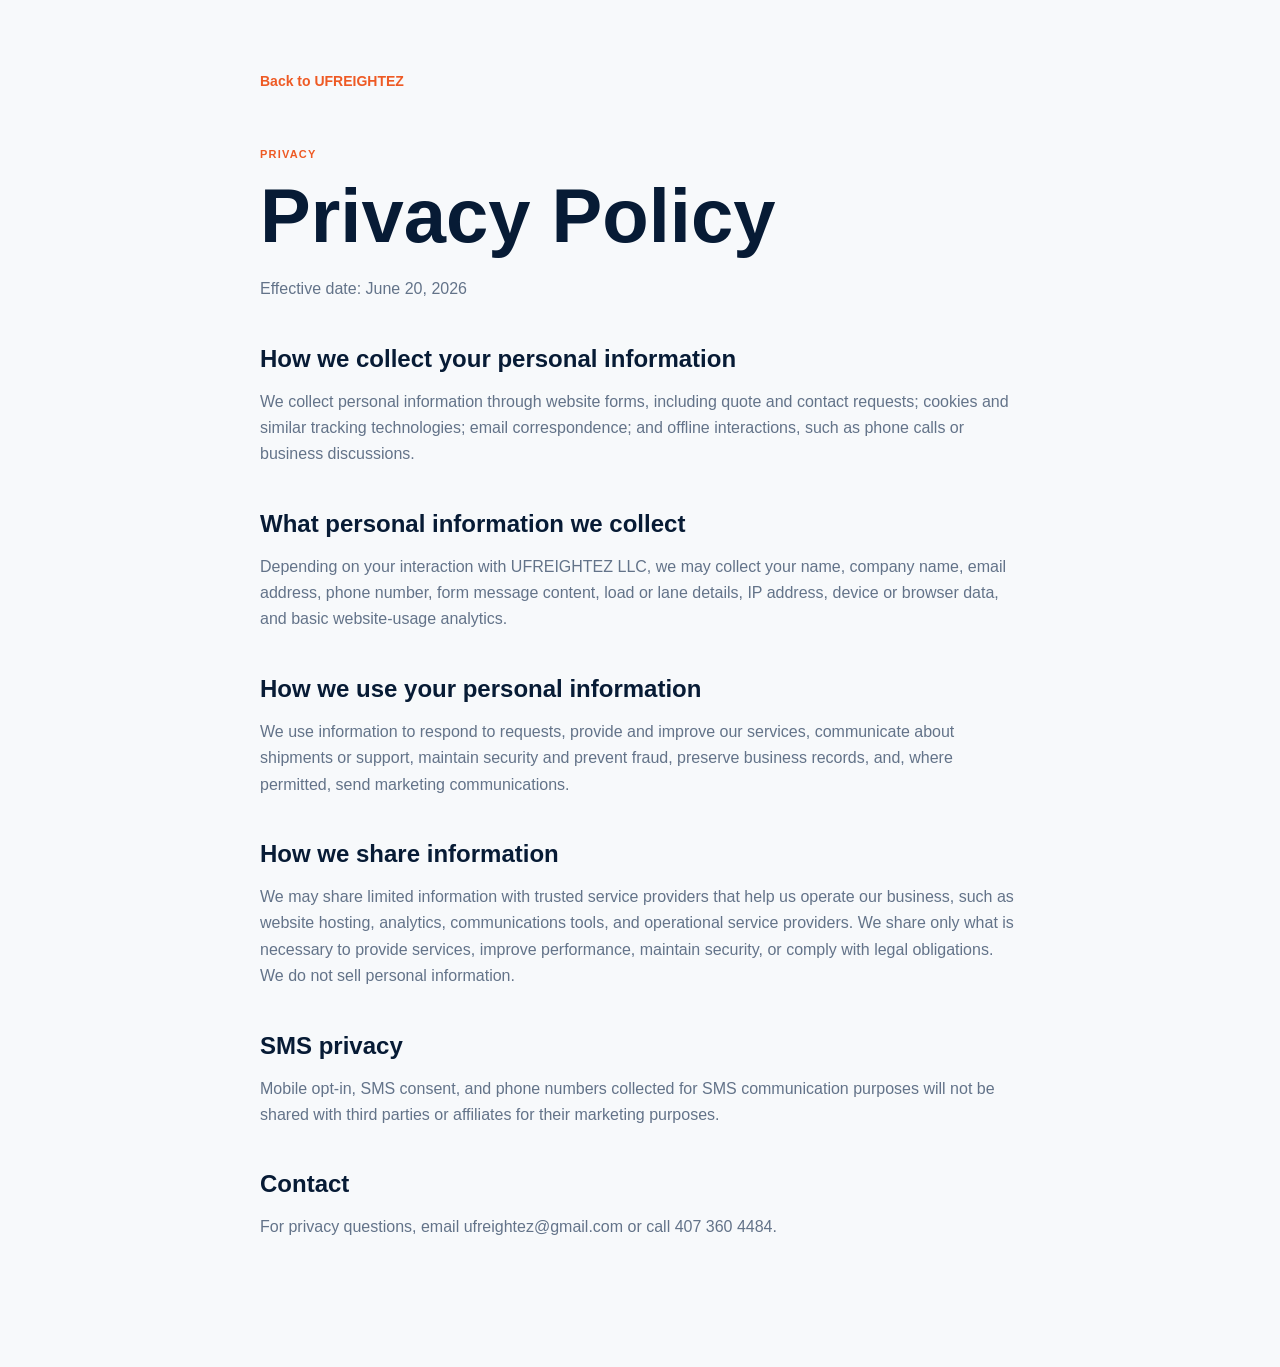
<file: public/privacy-policy.html>
<!doctype html>
<html lang="en"><head><meta charset="utf-8" /><meta name="viewport" content="width=device-width,initial-scale=1" /><title>Privacy Policy | UFREIGHTEZ LLC</title><link rel="stylesheet" href="styles.css" /></head>
<body><main class="legal-page"><a class="text-link" href="index.html">Back to UFREIGHTEZ</a><p class="eyebrow">Privacy</p><h1>Privacy Policy</h1><p>Effective date: June 20, 2026</p>
<h2>How we collect your personal information</h2><p>We collect personal information through website forms, including quote and contact requests; cookies and similar tracking technologies; email correspondence; and offline interactions, such as phone calls or business discussions.</p>
<h2>What personal information we collect</h2><p>Depending on your interaction with UFREIGHTEZ LLC, we may collect your name, company name, email address, phone number, form message content, load or lane details, IP address, device or browser data, and basic website-usage analytics.</p>
<h2>How we use your personal information</h2><p>We use information to respond to requests, provide and improve our services, communicate about shipments or support, maintain security and prevent fraud, preserve business records, and, where permitted, send marketing communications.</p>
<h2>How we share information</h2><p>We may share limited information with trusted service providers that help us operate our business, such as website hosting, analytics, communications tools, and operational service providers. We share only what is necessary to provide services, improve performance, maintain security, or comply with legal obligations. We do not sell personal information.</p>
<h2>SMS privacy</h2><p>Mobile opt-in, SMS consent, and phone numbers collected for SMS communication purposes will not be shared with third parties or affiliates for their marketing purposes.</p>
<h2>Contact</h2><p>For privacy questions, email <a href="mailto:ufreightez@gmail.com">ufreightez@gmail.com</a> or call <a href="tel:+14073604484">407 360 4484</a>.</p></main></body></html>
</file>
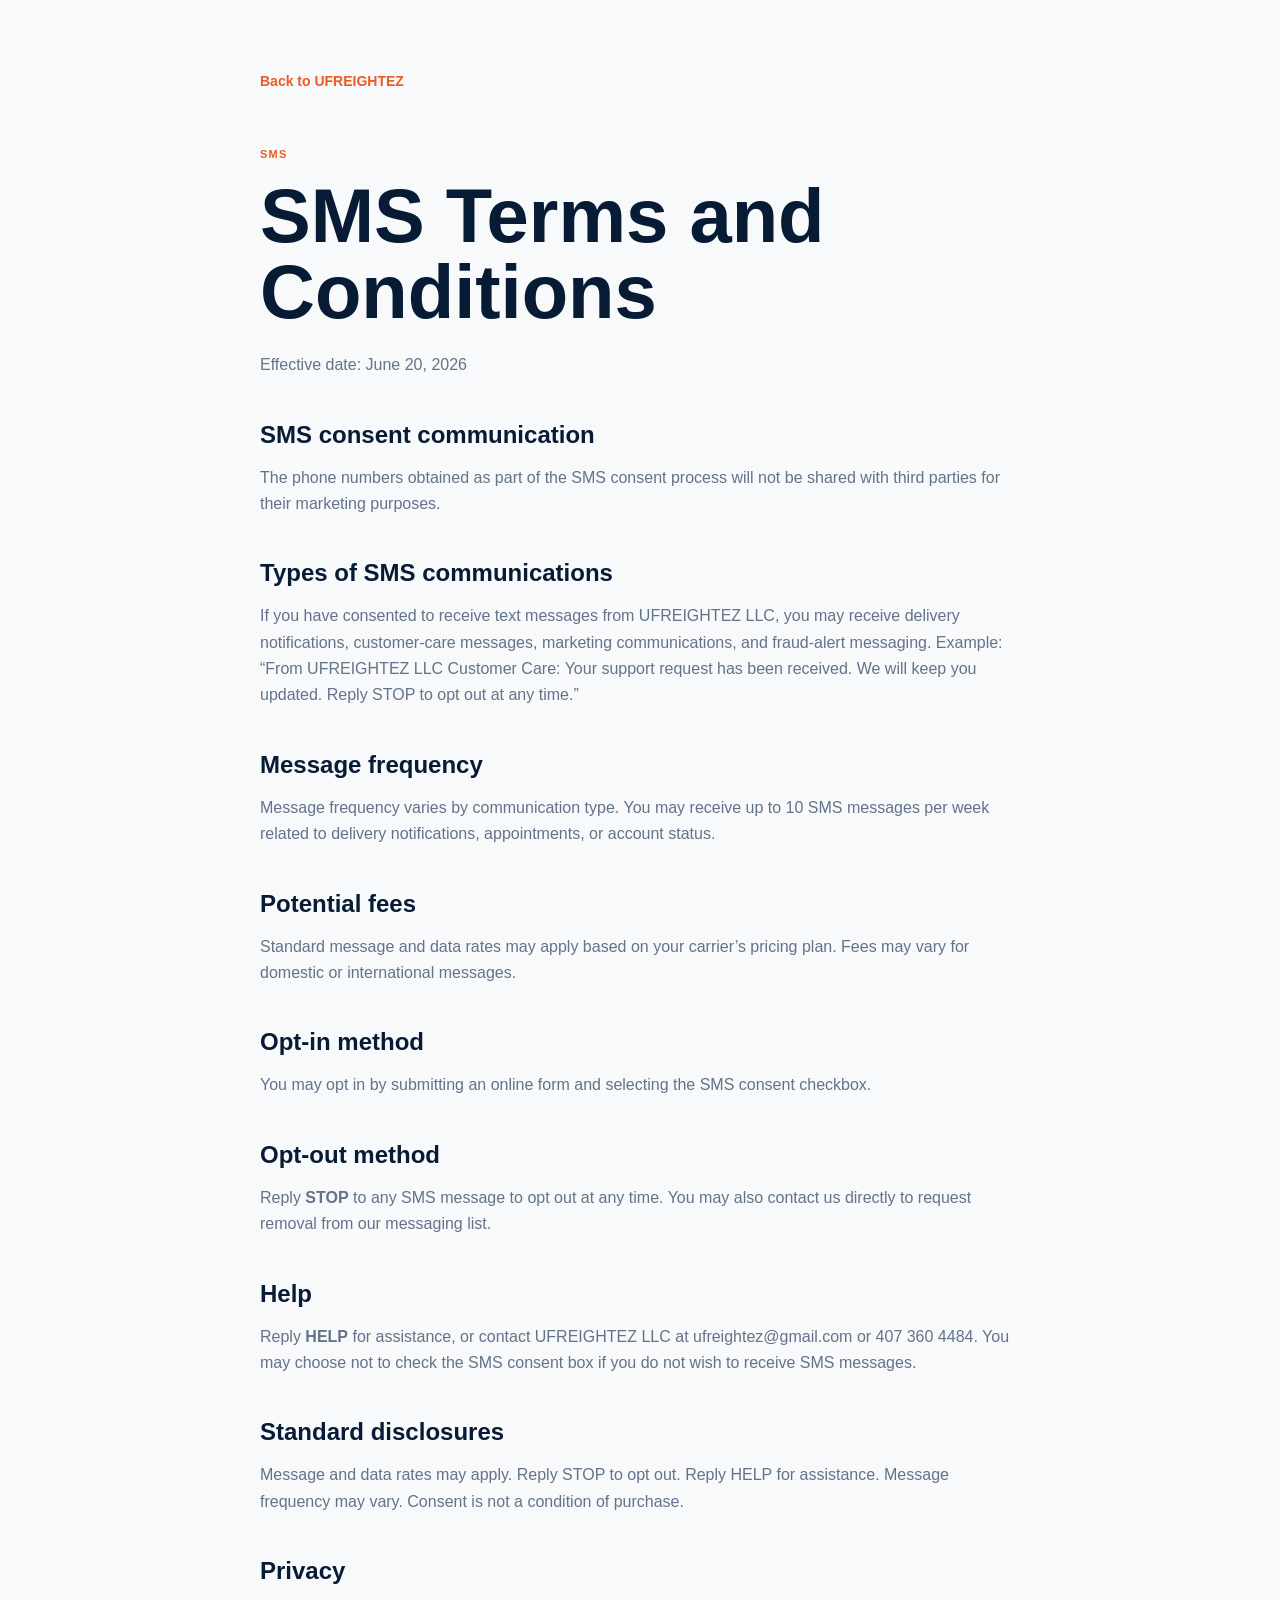
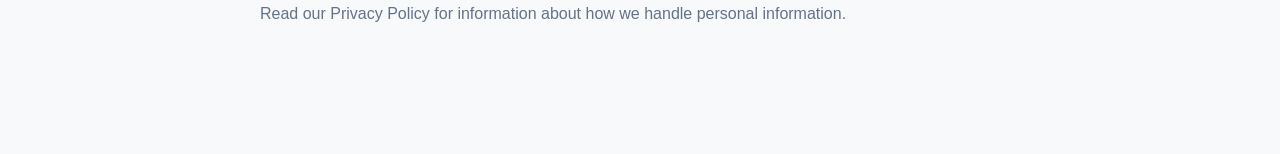
<file: public/sms-terms.html>
<!doctype html>
<html lang="en"><head><meta charset="utf-8" /><meta name="viewport" content="width=device-width,initial-scale=1" /><title>SMS Terms and Conditions | UFREIGHTEZ LLC</title><link rel="stylesheet" href="styles.css" /></head>
<body><main class="legal-page"><a class="text-link" href="index.html">Back to UFREIGHTEZ</a><p class="eyebrow">SMS</p><h1>SMS Terms and Conditions</h1><p>Effective date: June 20, 2026</p>
<h2>SMS consent communication</h2><p>The phone numbers obtained as part of the SMS consent process will not be shared with third parties for their marketing purposes.</p>
<h2>Types of SMS communications</h2><p>If you have consented to receive text messages from UFREIGHTEZ LLC, you may receive delivery notifications, customer-care messages, marketing communications, and fraud-alert messaging. Example: “From UFREIGHTEZ LLC Customer Care: Your support request has been received. We will keep you updated. Reply STOP to opt out at any time.”</p>
<h2>Message frequency</h2><p>Message frequency varies by communication type. You may receive up to 10 SMS messages per week related to delivery notifications, appointments, or account status.</p>
<h2>Potential fees</h2><p>Standard message and data rates may apply based on your carrier’s pricing plan. Fees may vary for domestic or international messages.</p>
<h2>Opt-in method</h2><p>You may opt in by submitting an online form and selecting the SMS consent checkbox.</p>
<h2>Opt-out method</h2><p>Reply <strong>STOP</strong> to any SMS message to opt out at any time. You may also contact us directly to request removal from our messaging list.</p>
<h2>Help</h2><p>Reply <strong>HELP</strong> for assistance, or contact UFREIGHTEZ LLC at <a href="mailto:ufreightez@gmail.com">ufreightez@gmail.com</a> or <a href="tel:+14073604484">407 360 4484</a>. You may choose not to check the SMS consent box if you do not wish to receive SMS messages.</p>
<h2>Standard disclosures</h2><p>Message and data rates may apply. Reply STOP to opt out. Reply HELP for assistance. Message frequency may vary. Consent is not a condition of purchase.</p>
<h2>Privacy</h2><p>Read our <a href="privacy-policy.html">Privacy Policy</a> for information about how we handle personal information.</p></main></body></html>
</file>
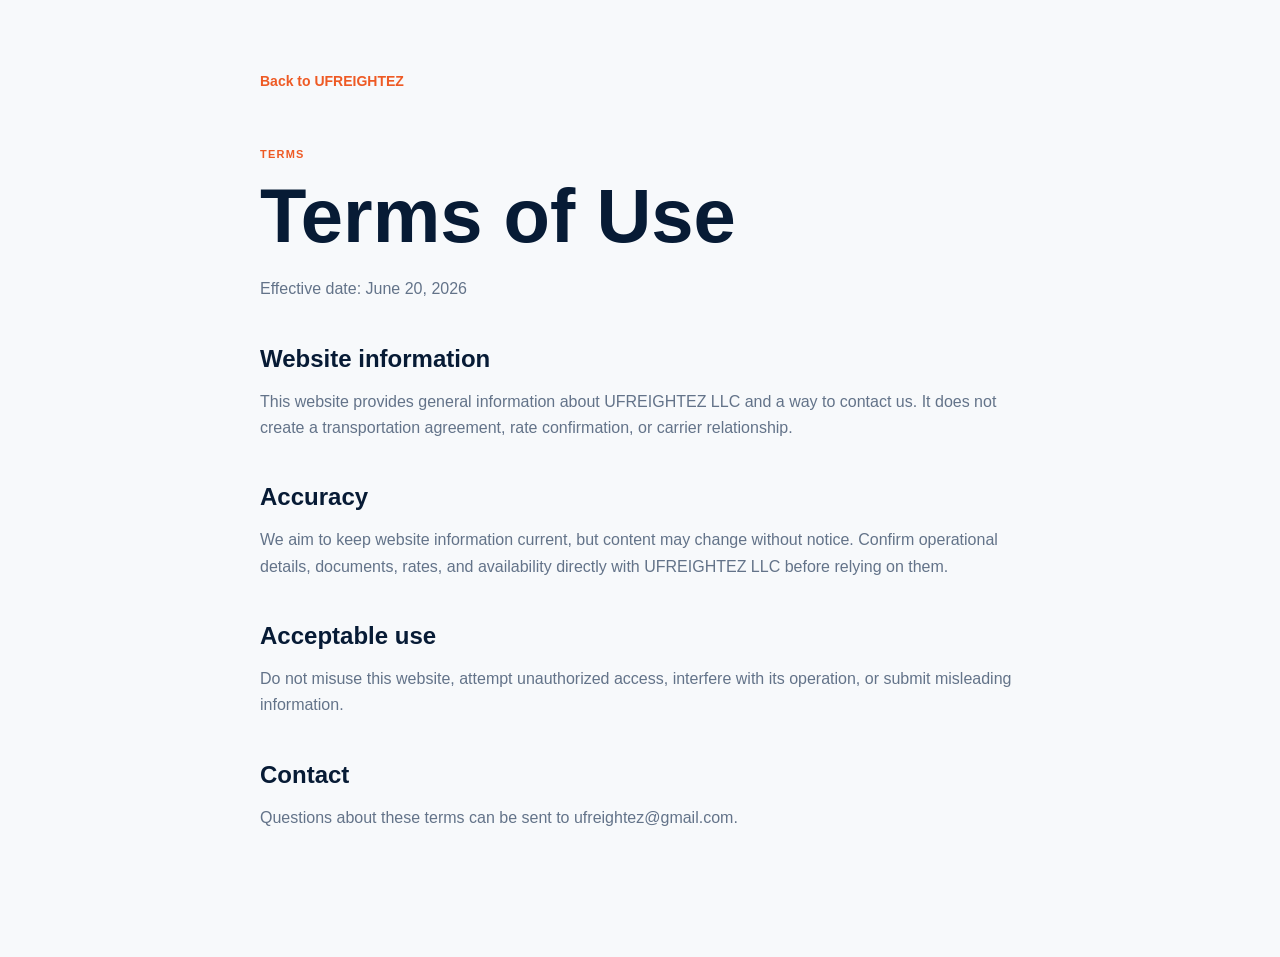
<file: public/terms-of-use.html>
<!doctype html><html lang="en"><head><meta charset="utf-8" /><meta name="viewport" content="width=device-width,initial-scale=1" /><title>Terms of Use | UFREIGHTEZ LLC</title><link rel="stylesheet" href="styles.css" /></head><body><main class="legal-page"><a class="text-link" href="index.html">Back to UFREIGHTEZ</a><p class="eyebrow">Terms</p><h1>Terms of Use</h1><p>Effective date: June 20, 2026</p><h2>Website information</h2><p>This website provides general information about UFREIGHTEZ LLC and a way to contact us. It does not create a transportation agreement, rate confirmation, or carrier relationship.</p><h2>Accuracy</h2><p>We aim to keep website information current, but content may change without notice. Confirm operational details, documents, rates, and availability directly with UFREIGHTEZ LLC before relying on them.</p><h2>Acceptable use</h2><p>Do not misuse this website, attempt unauthorized access, interfere with its operation, or submit misleading information.</p><h2>Contact</h2><p>Questions about these terms can be sent to <a href="mailto:ufreightez@gmail.com">ufreightez@gmail.com</a>.</p></main></body></html>
</file>
<file: public/styles.css>
:root{--ink:#071b35;--orange:#ee5a24;--orange-dark:#c74716;--line:#dce3ea;--muted:#637389;--green:#168268}*{box-sizing:border-box}html{scroll-behavior:smooth}body{margin:0;background:#f7f9fb;color:var(--ink);font-family:Inter,Arial,sans-serif}a{color:inherit;text-decoration:none}p{color:var(--muted);line-height:1.65}.site-header{position:sticky;top:0;z-index:50;display:flex;align-items:center;justify-content:space-between;gap:26px;min-height:78px;padding:12px clamp(20px,4vw,60px);background:rgba(255,255,255,.95);border-bottom:1px solid var(--line);backdrop-filter:blur(12px)}.brand{display:flex;width:192px;min-width:150px}.brand img{width:100%;height:48px;object-fit:contain;object-position:left}.nav{display:flex;gap:clamp(22px,3vw,42px);font-size:13px;font-weight:800}.nav a{padding:10px 0}.nav a:hover,.footer-links a:hover{color:var(--orange)}.header-call,.btn{display:inline-flex;align-items:center;justify-content:center;gap:9px;min-height:46px;border:0;border-radius:5px;font:inherit;font-weight:800}.header-call{padding:0 16px;background:var(--ink);color:#fff;font-size:13px}.header-call:hover{background:var(--orange)}.header-call svg,.btn svg{width:17px;height:17px}.hero{position:relative;min-height:calc(100vh - 78px);isolation:isolate;overflow:hidden;background:#0a2444;color:#fff}.hero-image{position:absolute;inset:0;z-index:-2;background:url("ufreightez-highway-hero.png") center/cover;animation:heroPan 18s ease-in-out infinite alternate}.hero-image:after{content:"";position:absolute;inset:0;background:rgba(4,20,43,.42)}.hero-inner{width:min(1170px,calc(100% - 48px));margin:auto;padding:clamp(102px,13vw,180px) 0 142px}.eyebrow{margin:0 0 15px;color:var(--orange);font-size:11px;font-weight:800;letter-spacing:.11em;text-transform:uppercase}.eyebrow.light{color:#ffc0a6}.hero h1,h2,h3{font-family:Manrope,Inter,sans-serif;letter-spacing:0}.hero h1{max-width:850px;margin:0;font-size:clamp(54px,8.8vw,128px);line-height:.92;font-weight:800;text-shadow:0 2px 18px rgba(4,20,43,.38)}.hero h1 em{font-style:normal;color:#ff8c61}.hero-lead{max-width:570px;margin:28px 0 0;color:rgba(255,255,255,.9);font-size:clamp(17px,2vw,21px);text-shadow:0 1px 13px rgba(4,20,43,.6)}.hero-actions{display:flex;flex-wrap:wrap;gap:12px;margin-top:34px}.btn{min-height:52px;padding:0 20px;cursor:pointer}.btn.primary{background:var(--orange);color:#fff}.btn.primary:hover{background:var(--orange-dark)}.btn.ghost{border:1px solid rgba(255,255,255,.65);color:#fff;background:rgba(255,255,255,.08)}.hero-meta{position:absolute;right:clamp(24px,5vw,80px);bottom:34px;display:flex;flex-wrap:wrap;justify-content:flex-end;gap:10px}.hero-meta span{padding:9px 12px;border:1px solid rgba(255,255,255,.4);background:rgba(7,27,53,.54);font-size:11px;font-weight:800;letter-spacing:.06em;text-transform:uppercase}.road-lines{position:absolute;right:-4vw;bottom:0;width:50vw;height:55px;overflow:hidden;opacity:.75}.road-lines span{position:absolute;bottom:24px;width:24%;height:3px;background:#f6b290;animation:roadline 2.7s linear infinite}.road-lines span:nth-child(1){left:0}.road-lines span:nth-child(2){left:38%;animation-delay:.9s}.road-lines span:nth-child(3){left:76%;animation-delay:1.8s}.section{width:min(1170px,calc(100% - 48px));margin:0 auto;padding:clamp(76px,10vw,136px) 0}.intro{display:grid;grid-template-columns:.32fr 1fr;gap:50px}.section-kicker{display:flex;align-items:center;gap:12px;color:var(--muted);font-size:11px;font-weight:800;letter-spacing:.11em;text-transform:uppercase}.section-kicker span{color:var(--orange)}.section-kicker p{margin:0;color:inherit}.intro h2,.services h2,.documents h2,.movement-copy h2,.contact-inner h2{max-width:900px;margin:0;font-size:clamp(35px,5vw,67px);line-height:1.05}.large-copy{max-width:680px;margin:30px 0 0;font-size:18px}.services-band{background:#eaf1f7}.services-inner>.section-kicker{margin-bottom:28px}.services h2{max-width:650px}.service-grid{display:grid;grid-template-columns:repeat(3,1fr);gap:16px;margin-top:54px}.service-card{min-height:280px;padding:30px;background:#fff;border:1px solid #d7e0e8;border-radius:7px;transition:transform .25s ease,box-shadow .25s ease}.service-card:hover{transform:translateY(-7px);box-shadow:0 20px 42px rgba(7,27,53,.12)}.service-card>svg{width:31px;height:31px;color:var(--orange)}.service-card h3{margin:60px 0 10px;font-size:21px}.service-card p{margin:0}.movement-section{display:grid;grid-template-columns:1.03fr .97fr;gap:clamp(36px,7vw,100px);align-items:center}.movement-photo{min-height:520px;background:url("ufreightez-highway-hero.png") 70% center/cover}.movement-copy p:not(.eyebrow){max-width:450px;margin:25px 0}.text-link{display:inline-flex;align-items:center;gap:10px;margin-top:18px;color:var(--orange);font-size:14px;font-weight:800}.text-link svg{width:18px}.documents{padding-bottom:calc(clamp(76px,10vw,136px) - 14px)}.documents-head{display:grid;grid-template-columns:1fr .45fr;gap:48px;align-items:end;margin-top:27px}.documents-head p{margin:0}.document-list{display:grid;grid-template-columns:repeat(3,1fr);gap:12px;margin-top:48px}.document-list a{display:flex;align-items:center;justify-content:space-between;min-height:86px;padding:20px;border:1px solid var(--line);border-radius:6px;background:#fff;font-weight:800;transition:border-color .2s,background .2s,color .2s}.document-list a:hover{border-color:var(--orange);color:var(--orange)}.document-list svg{width:19px;color:var(--orange)}.contact-band{background:var(--ink);color:#fff}.contact-inner{display:grid;grid-template-columns:.75fr 1fr;gap:clamp(42px,8vw,120px);align-items:start}.contact-inner>div>p:not(.eyebrow){color:rgba(255,255,255,.7);max-width:440px;margin-top:23px}.quote-form{display:grid;grid-template-columns:1fr 1fr;gap:14px}.quote-form label{display:grid;gap:8px;color:rgba(255,255,255,.78);font-size:12px;font-weight:800}.quote-form label:nth-child(3),.quote-form label:nth-child(4),.quote-form button{grid-column:1/-1}.quote-form input,.quote-form textarea{width:100%;padding:13px;border:1px solid rgba(255,255,255,.25);border-radius:4px;background:rgba(255,255,255,.08);color:#fff;font:inherit}.quote-form textarea{resize:vertical}.site-footer{padding:58px clamp(20px,5vw,80px) 0;background:#030e20;color:#fff}.footer-main{display:grid;grid-template-columns:1fr auto 1fr;gap:48px;align-items:start;max-width:1400px;margin:auto;padding-bottom:55px}.footer-main img{width:192px;height:48px;object-fit:contain;object-position:left;background:#fff}.footer-main p{max-width:260px;margin:15px 0 0;color:rgba(255,255,255,.58);font-size:13px}.footer-links,.footer-contact{display:grid;gap:13px;font-size:13px;font-weight:700}.footer-contact{justify-items:end}.footer-contact a{display:flex;align-items:center;gap:8px}.footer-contact svg{width:15px;color:#ff8c61}.company-record{display:flex;flex-wrap:wrap;gap:12px 28px;max-width:1400px;margin:auto;padding:20px 0 22px;border-top:1px solid rgba(255,255,255,.2);color:rgba(255,255,255,.6);font-size:11px;font-weight:700;letter-spacing:.04em}.company-record span:last-child{margin-left:auto}.floating-contact{position:fixed;right:18px;bottom:18px;z-index:60;display:grid;gap:9px}.floating-contact a{display:grid;place-items:center;width:50px;height:50px;border-radius:7px;background:var(--green);color:#fff;box-shadow:0 16px 36px rgba(3,14,32,.22)}.floating-contact a+a{background:var(--orange)}.floating-contact svg{width:21px}@keyframes heroPan{from{transform:scale(1)}to{transform:scale(1.055)}}@keyframes roadline{0%{transform:translateX(-40px);opacity:0}20%,75%{opacity:1}100%{transform:translateX(160px);opacity:0}}.reveal{animation:reveal .75s both}.delay-1{animation-delay:.12s}.delay-2{animation-delay:.24s}.delay-3{animation-delay:.36s}@keyframes reveal{from{opacity:0;transform:translateY(20px)}to{opacity:1;transform:translateY(0)}}.reveal-on-scroll{opacity:0;transform:translateY(22px);transition:opacity .65s ease,transform .65s ease}.reveal-on-scroll.is-visible{opacity:1;transform:none}.legal-page{width:min(760px,calc(100% - 40px));margin:0 auto;padding:72px 0 110px}.legal-page h1{font-family:Manrope,Inter,sans-serif;font-size:clamp(42px,7vw,76px);line-height:1;margin:0 0 22px}.legal-page h2{font-size:24px;margin:42px 0 10px}.legal-page .text-link{margin:0 0 56px}@media(max-width:850px){.site-header{flex-wrap:wrap}.nav{order:3;width:100%;justify-content:space-between}.hero-inner{padding:110px 0 155px}.intro,.movement-section,.contact-inner,.documents-head{grid-template-columns:1fr}.section-kicker{margin-bottom:25px}.service-grid,.document-list{grid-template-columns:1fr}.movement-photo{min-height:360px}.footer-main{grid-template-columns:1fr 1fr}.footer-contact{justify-items:start}.company-record span:last-child{margin-left:0}}@media(max-width:560px){.site-header{gap:10px;padding:10px 16px}.brand{width:148px}.header-call span{display:none}.header-call{min-width:46px;padding:0}.nav{gap:15px;overflow-x:auto;font-size:12px}.hero{min-height:680px}.hero-image{background-position:58% center}.hero-inner,.section{width:min(100% - 32px,1170px)}.hero-inner{padding-top:96px}.hero h1{font-size:52px}.hero-meta{right:16px;bottom:23px;justify-content:flex-start}.hero-meta span{font-size:9px}.hero-actions .btn{width:100%}.service-card{min-height:auto}.contact-inner{gap:44px}.quote-form{grid-template-columns:1fr}.quote-form label:nth-child(3),.quote-form label:nth-child(4),.quote-form button{grid-column:auto}.footer-main{grid-template-columns:1fr;gap:35px}.company-record{padding-bottom:85px}.floating-contact{right:14px;bottom:14px}}
</file>
